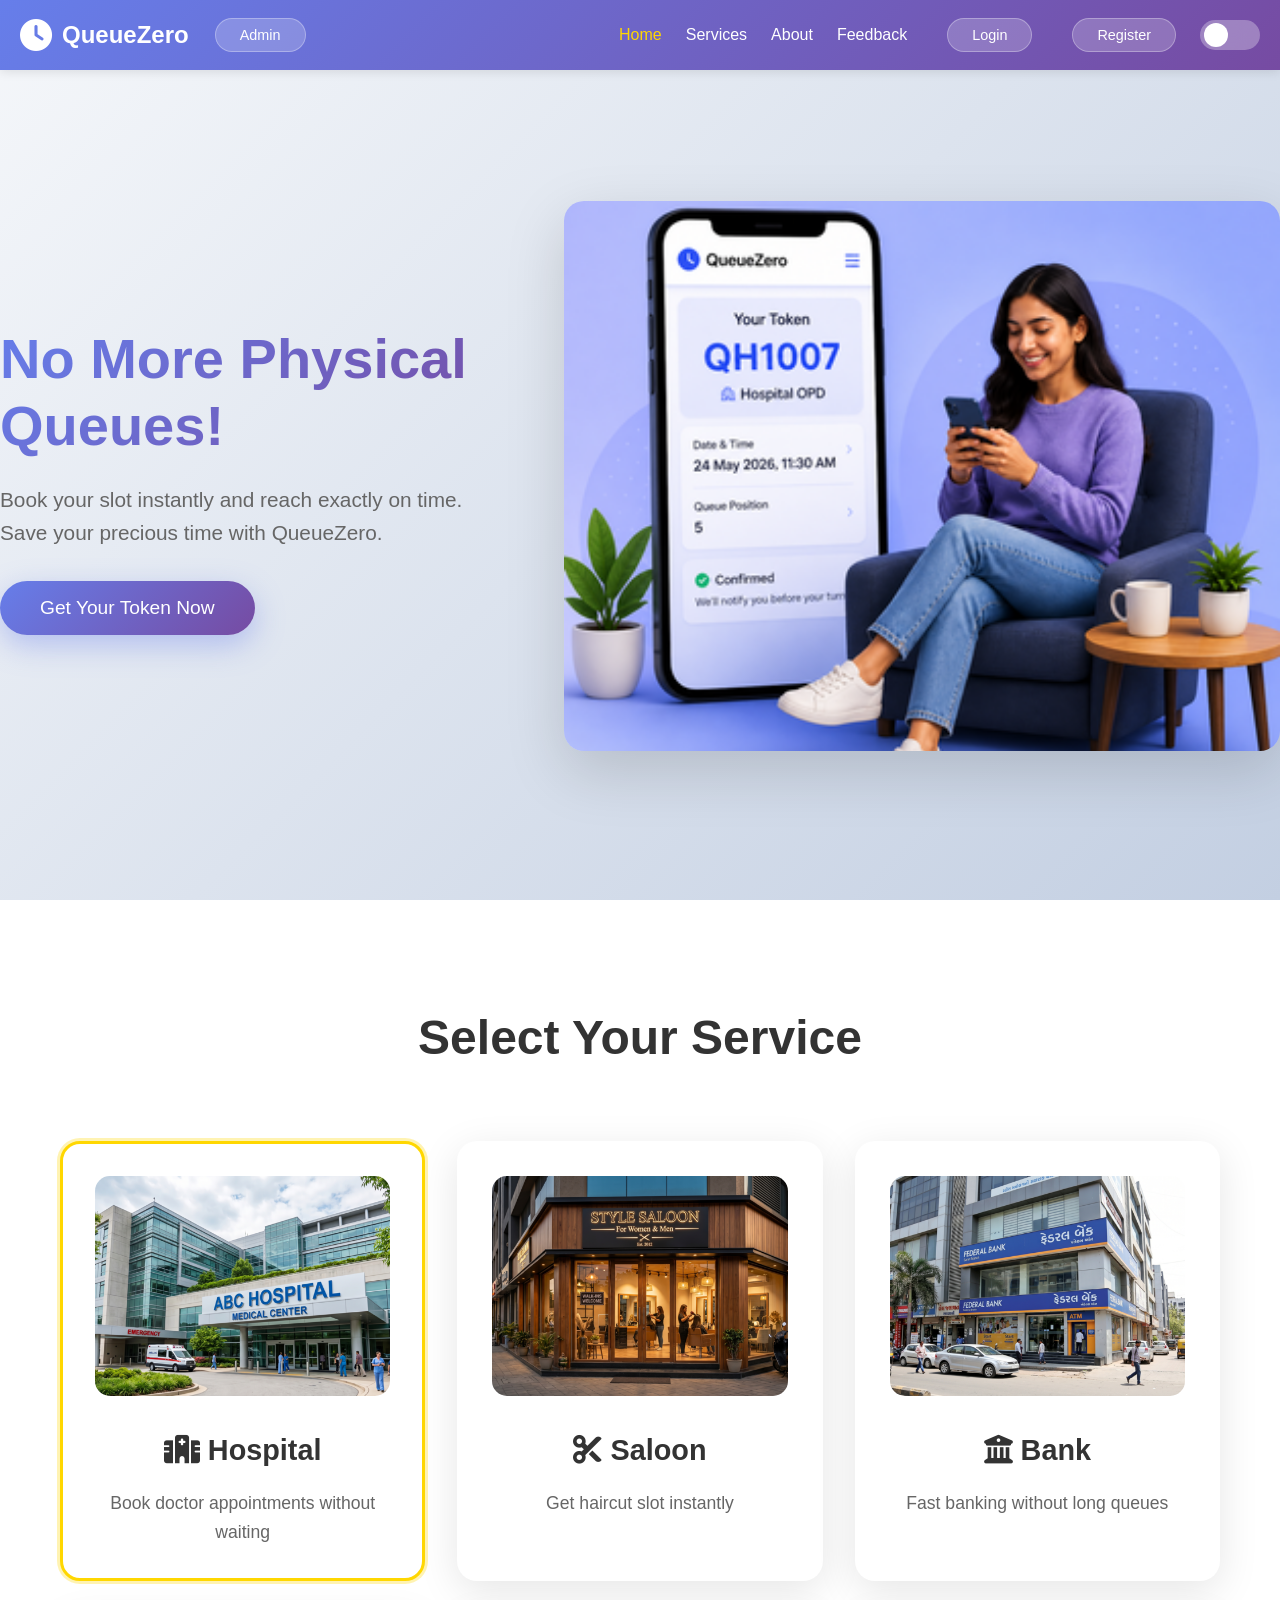
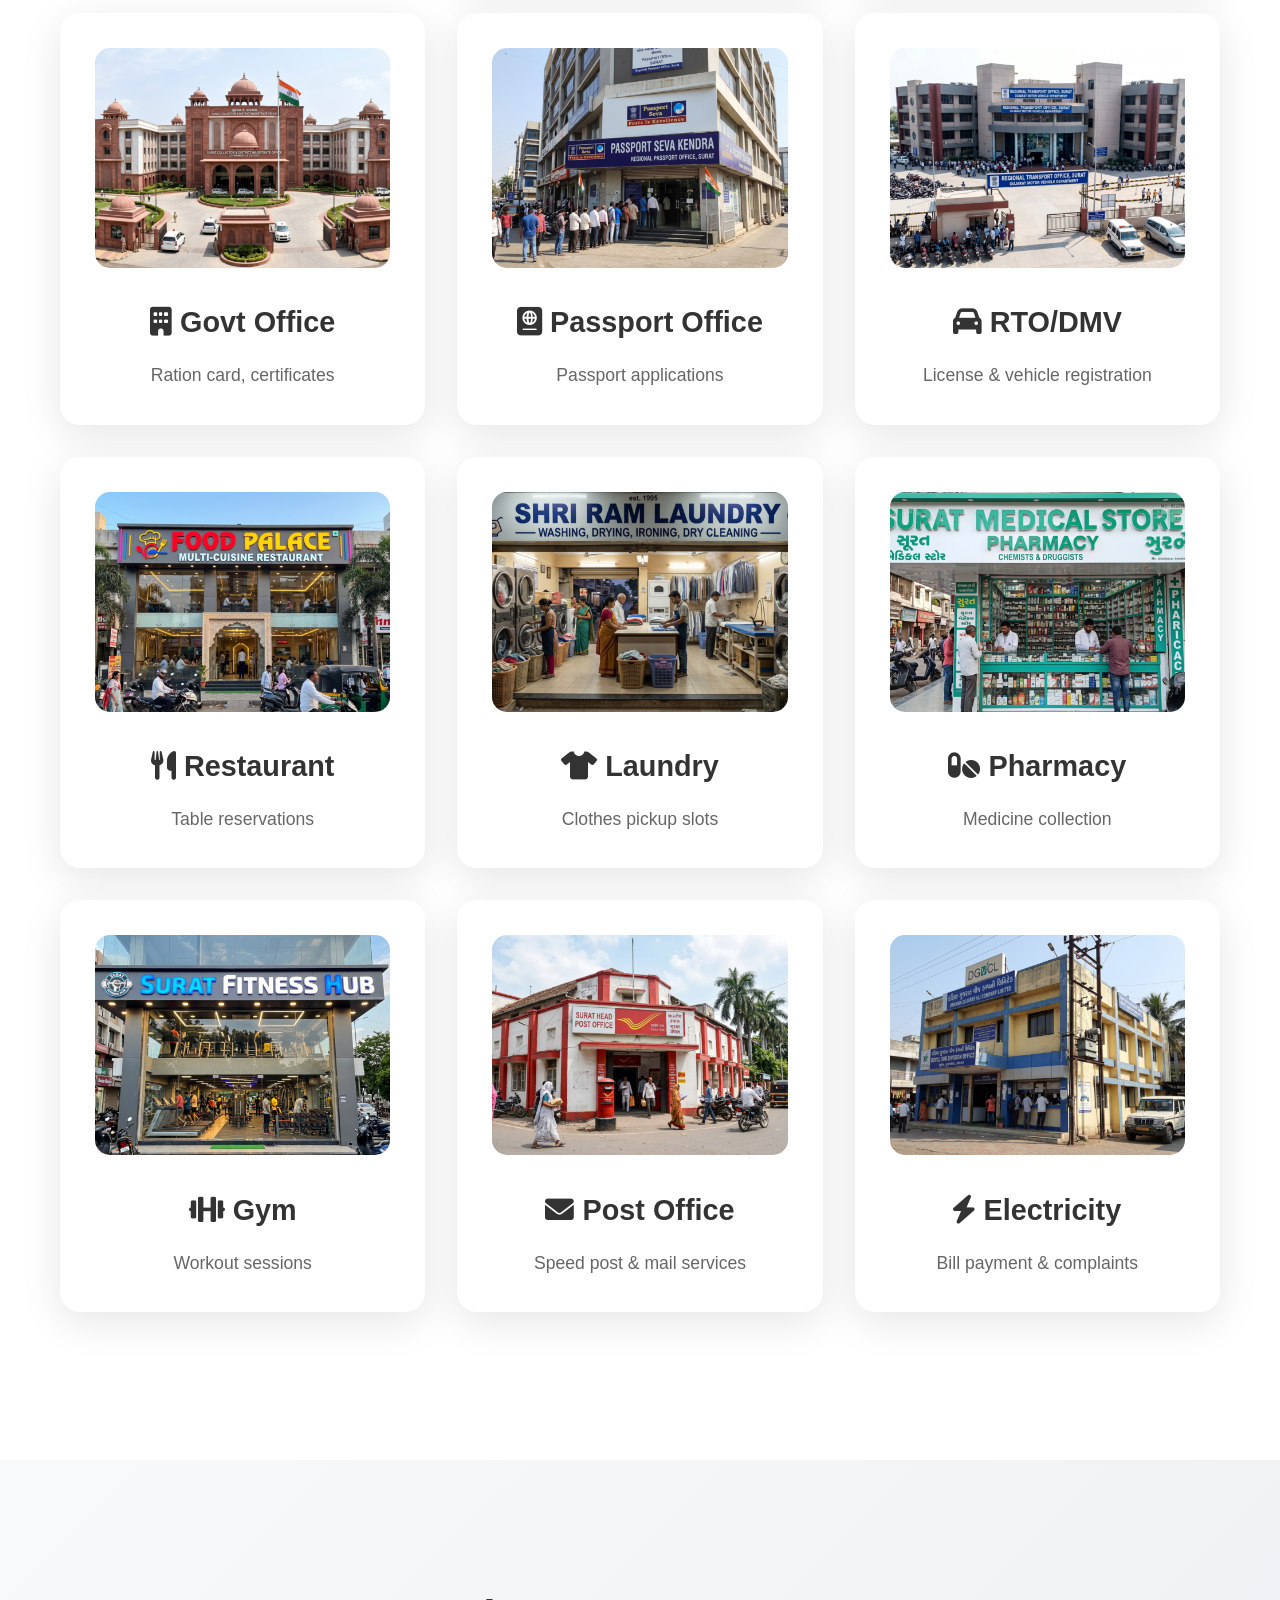
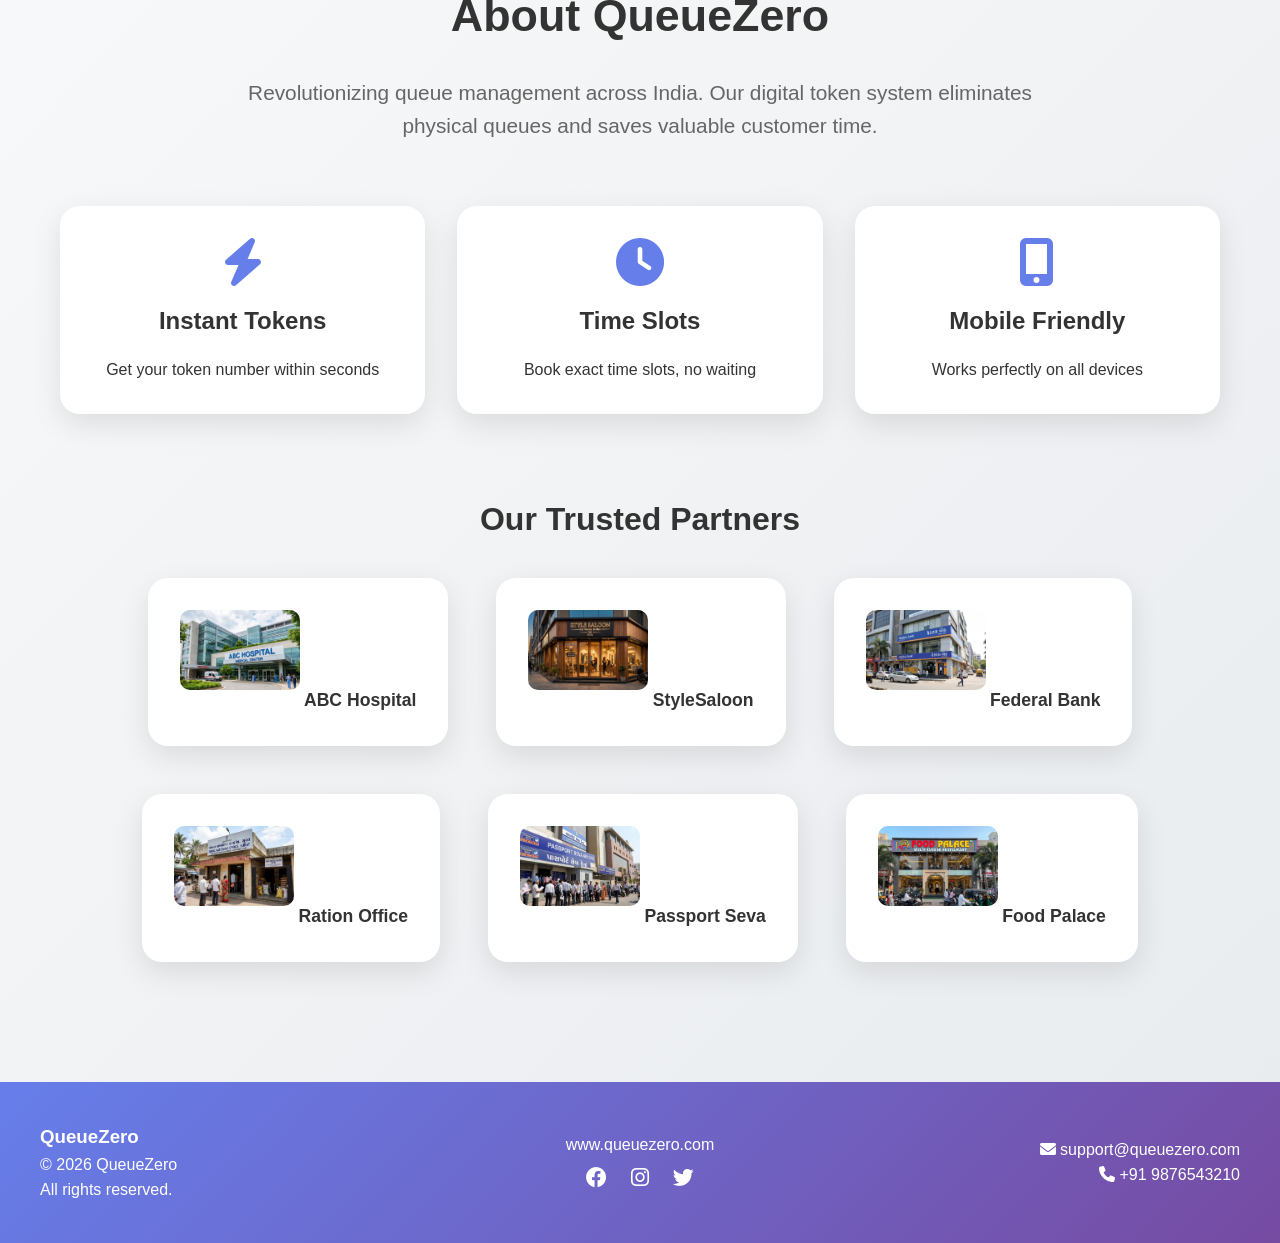
<file: index.html>
<!DOCTYPE html>
<html lang="en">
<head>
    <meta charset="UTF-8">
    <meta name="viewport" content="width=device-width, initial-scale=1.0">
    <title>QueueZero - No More Waiting Lines</title>
    <link rel="stylesheet" href="style.css">
    <link href="https://cdnjs.cloudflare.com/ajax/libs/font-awesome/6.0.0/css/all.min.css" rel="stylesheet">
</head>
<body>
    <!-- Navigation -->
   
  <nav class="navbar">
    <div class="nav-container">
 
      <div class="logo">
        <i class="fas fa-clock"></i>
        <span>QueueZero</span>
        <button onclick="openAdmin()" class="login-btn">Admin</button>
      </div>
 
      <!-- Backdrop overlay (mobile) -->
      <div class="nav-overlay" id="navOverlay" onclick="closeMenu()"></div>
 
      <!-- Nav links -->
      <div class="nav-links" id="navLinks">
        <a href="#home"     class="nav-link active">Home</a>
        <a href="#services" class="nav-link">Services</a>
        <a href="#about"    class="nav-link">About</a>
        <a href="#feedback" class="nav-link" onclick="showFeedbackModal()">Feedback</a>
        <button class="login-btn"    onclick="showLogin()">Login</button>
        <button class="register-btn" onclick="showRegister()">Register</button>
        <button id="themeToggle" class="theme-toggle">
          <span class="toggle-circle"></span>
        </button>
      </div>
 
      <!-- Hamburger button -->
      <button class="hamburger" id="hamburger" aria-label="Toggle menu" onclick="toggleMenu()">
        <span></span>
        <span></span>
        <span></span>
      </button>
 
    </div>
  </nav>
 
    <!-- Hero Section - FIXED IMAGE -->
    <section id="home" class="hero">
        <div class="hero-content">
            <h1>No More Physical Queues!</h1>
            <p>Book your slot instantly and reach exactly on time. Save your precious time with QueueZero.</p>
            <button class="cta-btn" onclick="scrollToServices()">Get Your Token Now</button>
        </div>
        <div class="hero-image">
            <img src="assets/Home.png" alt="Queue Management" loading="lazy">
        </div>
    </section>

    <!-- Services Section - FIXED IMAGES -->
    <section id="services" class="services">
        <div class="container">
            <h2>Select Your Service</h2>
            <div class="services-grid">
                <div class="service-card active" data-service="hospital">
                    <img src="assets/ABC hospital.png" alt="Hospital" loading="lazy">
                    <h3><i class="fas fa-hospital"></i> Hospital</h3>
                    <p>Book doctor appointments without waiting</p>
                </div>
                <div class="service-card" data-service="saloon">
                    <img src="assets/Style Saloon.png" alt="Saloon" loading="lazy">
                    <h3><i class="fas fa-scissors"></i> Saloon</h3>
                    <p>Get haircut slot instantly</p>
                </div>
                <div class="service-card" data-service="bank">
                    <img src="assets/Federal Bank.png" alt="Bank" loading="lazy">
                    <h3><i class="fas fa-bank"></i> Bank</h3>
                    <p>Fast banking without long queues</p>
                </div>
            <div class="service-card" data-service="govt">
                <img src="assets/Government Office.png" alt="Government Office" loading="lazy">
                <h3><i class="fas fa-building"></i> Govt Office</h3>
                <p>Ration card, certificates</p>
            </div>
            <div class="service-card" data-service="passport">
                <img src="assets/Passport Office.png" alt="Passport Office" loading="lazy">
                <h3><i class="fas fa-passport"></i> Passport Office</h3>
                <p>Passport applications</p>
            </div>
            <div class="service-card" data-service="rto">
                <img src="assets/RTO.png" alt="RTO" loading="lazy">
                <h3><i class="fas fa-car"></i> RTO/DMV</h3>
                <p>License & vehicle registration</p>
            </div>
            <div class="service-card" data-service="restaurant">
                <img src="assets/Food Palace.png" alt="Restaurant" loading="lazy">
                <h3><i class="fas fa-utensils"></i> Restaurant</h3>
                <p>Table reservations</p>
            </div>
            <div class="service-card" data-service="laundry">
                <img src="assets/Laundary.png" alt="Laundry" loading="lazy">
                <h3><i class="fas fa-tshirt"></i> Laundry</h3>
                <p>Clothes pickup slots</p>
            </div>
            <div class="service-card" data-service="pharmacy">
                <img src="assets/Pharmacy.png" alt="Pharmacy" loading="lazy">
                <h3><i class="fas fa-pills"></i> Pharmacy</h3>
                <p>Medicine collection</p>
            </div>
            <div class="service-card" data-service="gym">
                <img src="assets/GYM.png" alt="Gym" loading="lazy">
                <h3><i class="fas fa-dumbbell"></i> Gym</h3>
                <p>Workout sessions</p>
            </div>
            <div class="service-card" data-service="postoffice">
                <img src="assets/Post Office.png" alt="Post Office" loading="lazy">
                <h3><i class="fas fa-envelope"></i> Post Office</h3>
                <p>Speed post & mail services</p>
            </div>
            <div class="service-card" data-service="electricity">
                <img src="assets/Electricity.png" alt="Electricity Office" loading="lazy">
                <h3><i class="fas fa-bolt"></i> Electricity</h3>
                <p>Bill payment & complaints</p>
            </div>
            </div>
        </div>
</section>
            
            <!-- Token Generation Form -->
            <div id="tokenForm" class="token-form hidden">
            <h3>Generate Your Token - <span id="selectedServiceName">Service</span></h3>
            <form id="tokenGenerator">
                <div class="form-group">
                    <label><i class="fas fa-user"></i> Full Name</label>
                    <input type="text" id="userName" placeholder="Enter your full name" required>
                </div>
                <div class="form-group">
                    <label><i class="fas fa-phone"></i> Phone Number</label>
                    <input type="tel" id="userPhone" placeholder="10-digit phone number" required>
                </div>
                        <div class="form-group">
            <label><i class="fas fa-calendar-alt"></i> Select Date</label>
            <input type="date" id="bookingDate" placeholder="DD/MM/YYYY" required>
        </div>

        <div class="form-group">
            <label><i class="fas fa-clock"></i> Preferred Time Slot</label>
                    <select id="timeSlot" required>
                        <option value="">Select Time Slot</option>
                        <option value="09:00-10:00">09:00 AM - 10:00 AM</option>
                        <option value="10:00-11:00">10:00 AM - 11:00 AM</option>
                        <option value="11:00-12:00">11:00 AM - 12:00 PM</option>
                        <option value="14:00-15:00">02:00 PM - 03:00 PM</option>
                        <option value="15:00-16:00">03:00 PM - 04:00 PM</option>
                        <option value="16:00-17:00">04:00 PM - 05:00 PM</option>
                    </select>
                </div>
                <button type="submit" class="generate-btn">
                    <i class="fas fa-ticket-alt"></i> Generate Token
                </button>
            </form>
            <div id="tokenResult" class="token-result hidden">
                <!-- Token result content same as before -->
                <div class="token-display">
                    <h3>Your Token Number:</h3>
                    <div class="token-number" id="tokenNumber">Q0000</div>
                </div>
                <div class="token-details">
                    <p><i class="fas fa-clock"></i> Reach between: <span id="tokenTime"></span></p>
                    <p><i class="fas fa-calendar"></i> Date: <span id="tokenDate"></span></p>
                    
                    <p><i class="fas fa-users"></i> Your position: <span id="queuePosition"></span></p>

                </div>
                <div class="token-actions">
                    <button onclick="printToken()" class="print-btn">
                        <i class="fas fa-print"></i> Print Token
                    </button>
                    <button onclick="showFeedbackModal()" class="feedback-btn">
                        <i class="fas fa-star"></i> Give Feedback
                    </button>
                </div>
            </div>
        </div>
    </div>
</section>

    <!-- About Section - FIXED LAYOUT -->
    <section id="about" class="about">
        <div class="container">
            <h2>About QueueZero</h2>
            <p class="about-text">Revolutionizing queue management across India. Our digital token system eliminates physical queues and saves valuable customer time.</p>
            
            <div class="features-grid">
                <div class="feature">
                    <i class="fas fa-bolt"></i>
                    <h4>Instant Tokens</h4>
                    <p>Get your token number within seconds</p>
                </div>
                <div class="feature">
                    <i class="fas fa-clock"></i>
                    <h4>Time Slots</h4>
                    <p>Book exact time slots, no waiting</p>
                </div>
                <div class="feature">
                    <i class="fas fa-mobile-alt"></i>
                    <h4>Mobile Friendly</h4>
                    <p>Works perfectly on all devices</p>
                </div>
            </div>

            <!-- Partners Section - FIXED -->
            <div class="partners-section">
                <h3>Our Trusted Partners</h3>
                <div class="partners">
                    <div class="partner">
                        <img src="assets/ABC hospital.png" alt="ABC Hospital">
                        <span>ABC Hospital</span>
                    </div>
                    <div class="partner">
                        <img src="assets/Style Saloon.png" alt="StyleSaloon">
                        <span>StyleSaloon</span>
                    </div>
                    <div class="partner">
                        <img src="assets/Federal Bank.png" alt="Federal Bank">
                        <span>Federal Bank</span>
                    </div>
    <div class="partner">
        <img src="assets/Ration Office.png" alt="Ration Office">
        <span>Ration Office</span>
    </div>
    <div class="partner">
        <img src="assets/Passport Sewa.png" alt="Passport Seva">
        <span>Passport Seva</span>
    </div>
    <div class="partner">
        <img src="assets/Food Palace.png" alt="Food Palace">
        <span>Food Palace</span>
    </div>
</div>
    </section>

    <!-- Login Modal -->
    <div id="loginModal" class="modal hidden">
        <div class="modal-content">
            <span class="close" onclick="closeLogin()">&times;</span>
            <h3><i class="fas fa-sign-in-alt"></i> Login</h3>
            <form id="loginForm">
                <div class="form-group">
                    <label><i class="fas fa-envelope"></i> Email</label>
                    <input type="email" id="loginEmail" placeholder="your@email.com" required>
                    <span id="loginEmailError" class="error"></span>
                </div>
                <div class="form-group">
                    <label><i class="fas fa-lock"></i> Password</label>
                    <input type="password" id="loginPassword" placeholder="Enter your password" required>
                    <div id="passwordStrength" class="password-strength"></div>
                    <span id="loginPasswordError" class="error"></span>
                </div>
                <button type="submit" class="modal-btn">Login Now</button>
            </form>
        </div>
    </div>

    <!-- Register Modal -->
    <div id="registerModal" class="modal hidden">
        <div class="modal-content">
            <span class="close" onclick="closeRegister()">&times;</span>
            <h3><i class="fas fa-user-plus"></i> Register</h3>
            <form id="registerForm">
                <div class="form-group">
                    <label><i class="fas fa-user"></i> Full Name</label>
                    <input type="text" id="regName" placeholder="Enter your full name" required>
                    <span id="regNameError" class="error"></span>
                </div>
                <div class="form-group">
                    <label><i class="fas fa-envelope"></i> Email</label>
                    <input type="email" id="regEmail" placeholder="your@email.com" required>
                    <span id="regEmailError" class="error"></span>
                </div>
                <div class="form-group">
                    <label><i class="fas fa-phone"></i> Phone</label>
                    <input type="tel" id="regPhone" placeholder="10-digit phone number" required>
                    <span id="regPhoneError" class="error"></span>
                </div>
                <div class="form-group">
                    <label><i class="fas fa-lock"></i> Password</label>
                    <input type="password" id="regPassword" placeholder="Minimum 6 characters" required>
                    <div id="regPasswordStrength" class="password-strength"></div>
                    <span id="regPasswordError" class="error"></span>
                </div>
                <button type="submit" class="modal-btn">Create Account</button>
            </form>
        </div>
    </div>

    <!-- Feedback Modal - VISIBLE & PROMINENT -->
    <div id="feedbackModal" class="modal hidden">
        <div class="modal-content feedback-modal">
            <span class="close" onclick="closeFeedback()">&times;</span>
            <h3><i class="fas fa-star"></i> Rate Your Experience</h3>
            <form id="feedbackForm">
                <div class="stars-container">
                    <div class="stars">
                        <i class="fas fa-star" data-rating="1"></i>
                        <i class="fas fa-star" data-rating="2"></i>
                        <i class="fas fa-star" data-rating="3"></i>
                        <i class="fas fa-star" data-rating="4"></i>
                        <i class="fas fa-star" data-rating="5"></i>
                    </div>
                    <div id="selectedRating" class="rating-text">Click a star to rate</div>
                </div>
                <div class="form-group">
                    <label><i class="fas fa-comment"></i> Your Feedback</label>
                    <textarea id="feedbackComment" rows="4" placeholder="Tell us about your experience..."></textarea>
                </div>
                <button type="submit" class="modal-btn feedback-submit">Submit Feedback</button>
            </form>
        </div>
    </div>

    <div id="adminPanel" class="modal hidden">
    <div class="modal-content">
        <span class="close" onclick="closeAdmin()">&times;</span>
        <h3>Admin Dashboard</h3>
        <div id="adminData"></div>
    </div>
</div>

<!-- ✅ FOOTER -->
<footer class="footer">
    <div class="footer-container">

        <!-- LEFT -->
        <div class="footer-left">
            <h3>QueueZero</h3>
            <p>© 2026 QueueZero</p>
            <p>All rights reserved.</p>
        </div>

        <!-- CENTER -->
        <div class="footer-center">
            <p>www.queuezero.com</p>
            <div class="social-icons">
                <i class="fab fa-facebook"></i>
                <i class="fab fa-instagram"></i>
                <i class="fab fa-twitter"></i>
            </div>
        </div>

        <!-- RIGHT -->
        <div class="footer-right">
            <p><i class="fas fa-envelope"></i> support@queuezero.com</p>
            <p><i class="fas fa-phone"></i> +91 9876543210</p>
        </div>

    </div>
</footer>

    <script src="script.js"></script>
</body>
</html>
</file>
<file: style.css>
* {
    margin: 0;
    padding: 0;
    box-sizing: border-box;
}

body {
    font-family: 'Segoe UI', Tahoma, Geneva, Verdana, sans-serif;
    line-height: 1.6;
    color: #333;
}

.container {
    max-width: 1200px;
    margin: 0 auto;
    padding: 0 20px;
}

/* Navigation */
  /* ─────────────────────────────────────
       BASE NAVBAR
    ───────────────────────────────────── */
    .navbar {
      background: linear-gradient(135deg, #667eea 0%, #764ba2 100%);
      padding: 1rem 0;
      position: fixed;
      width: 100%;
      top: 0;
      z-index: 1000;
      box-shadow: 0 2px 10px rgba(0,0,0,0.1);
    }
 
    .nav-container {
      max-width: none;
      margin: 0;
      padding: 0 20px;
      display: flex;
      justify-content: flex-start;
      align-items: center;
    }
 
    .logo {
      color: white;
      font-size: 1.5rem;
      font-weight: bold;
      display: flex;
      align-items: center;
      gap: 10px;
    }
 
    .logo i { font-size: 2rem; }
 
    .nav-links {
      margin-left: auto;
      display: flex;
      align-items: center;
      gap: 1.5rem;
    }
 
    .nav-link {
      color: white;
      text-decoration: none;
      font-weight: 500;
      transition: color 0.3s;
    }
 
    .nav-link:hover, .nav-link.active { color: #ffd700; }
 
    .login-btn, .register-btn {
      background: rgba(255,255,255,0.2);
      border: 1px solid rgba(255,255,255,0.3);
      color: white;
      padding: 0.5rem 1.5rem;
      border-radius: 25px;
      cursor: pointer;
      transition: all 0.3s;
      margin-left: 1rem;
      font-size: 0.9rem;
    }
 
    .login-btn:hover, .register-btn:hover {
      background: white;
      color: #667eea;
    }
 
    /* Theme Toggle */
    .theme-toggle {
      width: 44px;
      height: 24px;
      background: rgba(255,255,255,0.25);
      border: 1px solid rgba(255,255,255,0.4);
      border-radius: 12px;
      cursor: pointer;
      position: relative;
      padding: 0;
      transition: background 0.3s;
    }
 
    .toggle-circle {
      position: absolute;
      top: 3px;
      left: 3px;
      width: 16px;
      height: 16px;
      background: white;
      border-radius: 50%;
      transition: transform 0.3s;
    }
 
    /* ─────────────────────────────────────
       HAMBURGER BUTTON
    ───────────────────────────────────── */
    .hamburger {
      display: none;
      flex-direction: column;
      justify-content: space-between;
      width: 26px;
      height: 20px;
      background: none;
      border: none;
      cursor: pointer;
      padding: 0;
      margin-left: auto;
      z-index: 1100;
    }
 
    .hamburger span {
      display: block;
      width: 100%;
      height: 2.5px;
      background: white;
      border-radius: 3px;
      transition: transform 0.35s ease, opacity 0.25s ease;
      transform-origin: center;
    }
 
    /* Animate to X when open */
    .hamburger.open span:nth-child(1) {
      transform: translateY(8.75px) rotate(45deg);
    }
    .hamburger.open span:nth-child(2) {
      opacity: 0;
      transform: scaleX(0);
    }
    .hamburger.open span:nth-child(3) {
      transform: translateY(-8.75px) rotate(-45deg);
    }
 
    /* ─────────────────────────────────────
       MOBILE STYLES
    ───────────────────────────────────── */
    @media (max-width: 768px) {
      .hamburger { display: flex; }
 
      .nav-links {
        flex-direction: column;
        align-items: flex-start;
        gap: 0;
        position: fixed;
        top: 0;
        right: 0;
        width: 270px;
        height: 100vh;
        background: linear-gradient(160deg, #667eea 0%, #764ba2 100%);
        box-shadow: -4px 0 24px rgba(0,0,0,0.25);
        padding: 80px 28px 32px;
        transform: translateX(100%);
        transition: transform 0.38s cubic-bezier(0.4, 0, 0.2, 1);
        z-index: 1050;
        overflow-y: auto;
        box-sizing: border-box;
      }
 
      .nav-links.open {
        transform: translateX(0);
      }
 
      .nav-links .nav-link {
        padding: 14px 0;
        font-size: 1.05rem;
        width: 100%;
        border-bottom: 1px solid rgba(255,255,255,0.12);
      }
 
      .nav-links .login-btn,
      .nav-links .register-btn {
        margin: 10px 0 0 0;
        width: 100%;
        text-align: center;
        padding: 0.65rem 1rem;
      }
 
      .nav-links .theme-toggle {
        margin-top: 16px;
      }
 
      /* Backdrop overlay */
      .nav-overlay {
        display: none;
        position: fixed;
        inset: 0;
        background: rgba(0,0,0,0.4);
        z-index: 1040;
        backdrop-filter: blur(2px);
      }
      .nav-overlay.open { display: block; }
    }
  
 
/* Hero Section - FIXED */
.hero {
    background: linear-gradient(135deg, #f5f7fa 0%, #c3cfe2 100%);
    padding: 140px 0 80px;
    display: flex;
    align-items: center;
    min-height: 100vh;
    gap: 4rem;
}

.hero-content {
    flex: 1;
    max-width: 500px;
}

.hero-content h1 {
    font-size: 3.5rem;
    margin-bottom: 1.5rem;
    background: linear-gradient(135deg, #667eea 0%, #764ba2 100%);
    -webkit-background-clip: text;
    -webkit-text-fill-color: transparent;
    background-clip: text;
    line-height: 1.2;
}

.hero-content p {
    font-size: 1.3rem;
    margin-bottom: 2rem;
    color: #666;
}

.cta-btn {
    background: linear-gradient(135deg, #667eea 0%, #764ba2 100%);
    color: white;
    padding: 1rem 2.5rem;
    border: none;
    border-radius: 50px;
    font-size: 1.2rem;
    cursor: pointer;
    transition: all 0.3s;
    box-shadow: 0 10px 30px rgba(102, 126, 234, 0.4);
}

.cta-btn:hover {
    transform: translateY(-3px);
    box-shadow: 0 15px 40px rgba(102, 126, 234, 0.5);
}

.hero-image {
    flex: 1;
}

.hero-image img {
    width: 100%;
    height: 550px;
    object-fit: cover;
    border-radius: 20px;
    box-shadow: 0 20px 60px rgba(0,0,0,0.15);
}

/* Services Section - FIXED */
.services {
    padding: 100px 0;
    background: #fff;
}

.services h2 {
    text-align: center;
    font-size: 3rem;
    margin-bottom: 4rem;
    color: #333;
}

.services-grid {
    display: grid;
    grid-template-columns: repeat(auto-fit, minmax(350px, 1fr));
    gap: 2rem;
    margin-bottom: 3rem;
}

.service-card {
    background: #fff;
    border-radius: 20px;
    padding: 2rem;
    text-align: center;
    box-shadow: 0 10px 40px rgba(0,0,0,0.1);
    cursor: pointer;
    transition: all 0.4s;
    border: 3px solid transparent;
    position: relative;
    overflow: hidden;
}

.service-card::before {
    content: '';
    position: absolute;
    top: 0;
    left: 0;
    right: 0;
    height: 4px;
    background: linear-gradient(90deg, #667eea, #764ba2);
    transform: scaleX(0);
    transition: transform 0.3s;
}

.service-card:hover::before {
    transform: scaleX(1);
}

.service-card:hover {
    transform: translateY(-15px);
    box-shadow: 0 25px 60px rgba(0,0,0,0.2);
    border-color: #667eea;
}

.service-card.active {
    border-color: #ffd700;
    box-shadow: 0 0 0 3px rgba(255, 215, 0, 0.3);
}

.service-card img {
    width: 100%;
    height: 220px;
    object-fit: cover;
    border-radius: 15px;
    margin-bottom: 1.5rem;
    transition: transform 0.3s;
}

.service-card:hover img {
    transform: scale(1.05);
}

.service-card h3 {
    font-size: 1.8rem;
    margin-bottom: 1rem;
    color: #333;
}

.service-card p {
    color: #666;
    font-size: 1.1rem;
}

/* Token Form - IMPROVED */
.token-form {
    max-width: 600px;
    margin: 0 auto 4rem;
    background: linear-gradient(135deg, #667eea 0%, #764ba2 100%);
    padding: 3rem;
    border-radius: 25px;
    color: white;
    box-shadow: 0 20px 60px rgba(102, 126, 234, 0.4);
}

.token-form h3 {
    text-align: center;
    margin-bottom: 2rem;
    font-size: 2rem;
}

#selectedServiceName {
    color: #ffd700;
    font-weight: bold;
}

.form-group {
    margin-bottom: 1.8rem;
}

.form-group label {
    display: flex;
    align-items: center;
    gap: 8px;
    margin-bottom: 0.8rem;
    font-weight: 600;
    font-size: 1.1rem;
}

.form-group input, .form-group select {
    width: 100%;
    padding: 1.2rem 1.5rem;
    border: none;
    border-radius: 15px;
    font-size: 1.1rem;
    background: rgba(255,255,255,0.95);
    transition: all 0.3s;
}

.form-group input:focus, .form-group select:focus {
    outline: none;
    box-shadow: 0 0 0 3px rgba(255,255,255,0.5);
    transform: translateY(-2px);
}

.generate-btn {
    width: 100%;
    background: #ffd700;
    color: #333;
    border: none;
    padding: 1.2rem;
    border-radius: 15px;
    font-size: 1.3rem;
    font-weight: bold;
    cursor: pointer;
    transition: all 0.3s;
    display: flex;
    align-items: center;
    justify-content: center;
    gap: 10px;
}

.generate-btn:hover {
    transform: translateY(-3px);
    box-shadow: 0 15px 40px rgba(255, 215, 0, 0.4);
}

.token-form.hidden {
    display: none;
}

/* Token Result - IMPROVED */
.token-result {
    background: rgba(255,255,255,0.15);
    backdrop-filter: blur(10px);
    border-radius: 20px;
    padding: 2.5rem;
    text-align: center;
    margin-top: 2rem;
    border: 2px solid rgba(255,255,255,0.3);
}

.token-result.hidden { display: none; }

.token-display {
    margin-bottom: 1.5rem;
}

.token-display h3 {
    color: #ffd700;
    font-size: 1.5rem;
    margin-bottom: 1rem;
}

.token-number {
    font-size: 4rem;
    font-weight: bold;
    color: #fff;
    text-shadow: 3px 3px 6px rgba(0,0,0,0.3);
    background: linear-gradient(45deg, #ffd700, #ffed4e);
    -webkit-background-clip: text;
    -webkit-text-fill-color: transparent;
    background-clip: text;
    margin-bottom: 1rem;
    font-family: 'Courier New', monospace;
}

.token-details p {
    font-size: 1.3rem;
    margin-bottom: 0.8rem;
    display: flex;
    align-items: center;
    justify-content: center;
    gap: 10px;
}

.token-actions {
    display: flex;
    gap: 1rem;
    margin-top: 2rem;
    flex-wrap: wrap;
}

.print-btn, .feedback-btn {
    flex: 1;
    padding: 1rem 1.5rem;
    border: none;
    border-radius: 15px;
    font-size: 1.1rem;
    cursor: pointer;
    transition: all 0.3s;
    display: flex;
    align-items: center;
    justify-content: center;
    gap: 10px;
    min-width: 180px;
}

.print-btn {
    background: #2ed573;
    color: white;
}

.feedback-btn {
    background: #ffa502;
    color: white;
}

.print-btn:hover, .feedback-btn:hover {
    transform: translateY(-3px);
    box-shadow: 0 10px 30px rgba(0,0,0,0.2);
}

/* About Section - FIXED */
.about {
    padding: 120px 0;
    background: linear-gradient(135deg, #f8f9fa 0%, #e9ecef 100%);
}

.about h2 {
    text-align: center;
    font-size: 2.8rem;
    margin-bottom: 1.5rem;
    color: #333;
}

.about-text {
    text-align: center;
    font-size: 1.3rem;
    max-width: 800px;
    margin: 0 auto 4rem;
    color: #666;
}

.features-grid {
    display: grid;
    grid-template-columns: repeat(auto-fit, minmax(300px, 1fr));
    gap: 2rem;
    margin-bottom: 5rem;
}

.feature {
    text-align: center;
    padding: 2rem;
    background: white;
    border-radius: 20px;
    box-shadow: 0 10px 30px rgba(0,0,0,0.1);
    transition: transform 0.3s;
}

.feature:hover {
    transform: translateY(-10px);
}

.feature i {
    font-size: 3rem;
    color: #667eea;
    margin-bottom: 1rem;
}

.feature h4 {
    font-size: 1.5rem;
    margin-bottom: 1rem;
    color: #333;
}

.partners-section {
    text-align: center;
}

.partners-section h3 {
    font-size: 2rem;
    margin-bottom: 2rem;
    color: #333;
}

.partners {
    display: flex;
    justify-content: center;
    gap: 3rem;
    flex-wrap: wrap;
}

.partner {
    background: white;
    padding: 2rem;
    border-radius: 20px;
    box-shadow: 0 10px 30px rgba(0,0,0,0.1);
    transition: transform 0.3s;
    min-width: 200px;
}

.partner:hover {
    transform: translateY(-10px);
}

.partner img {
    width: 120px;
    height: 80px;
    object-fit: cover;
    border-radius: 10px;
    margin-bottom: 1rem;
}

.partner span {
    font-weight: bold;
    color: #333;
    font-size: 1.1rem;
}

/* Modal Styles - FIXED */
.modal {
    position: fixed;
    top: 0;
    left: 0;
    width: 100%;
    height: 100%;
    background: rgba(0,0,0,0.8);
    display: flex;
    justify-content: center;
    align-items: center;
    z-index: 2000;
    backdrop-filter: blur(5px);
}

.modal.hidden { display: none; }

.modal-content {
    background: white;
    padding: 3rem;
    border-radius: 25px;
    max-width: 500px;
    width: 90%;
    position: relative;
    max-height: 90vh;
    overflow-y: auto;
    box-shadow: 0 30px 80px rgba(0,0,0,0.4);
    animation: modalSlideIn 0.4s ease-out;
}

@keyframes modalSlideIn {
    from {
        opacity: 0;
        transform: translateY(-50px) scale(0.9);
    }
    to {
        opacity: 1;
        transform: translateY(0) scale(1);
    }
}

.feedback-modal {
    max-width: 550px;
}

.close {
    position: absolute;
    right: 1.5rem;
    top: 1.5rem;
    font-size: 2.5rem;
    cursor: pointer;
    color: #999;
    transition: color 0.3s;
}

.close:hover { color: #333; }

.modal-content h3 {
    margin-bottom: 2rem;
    color: #333;
    display: flex;
    align-items: center;
    gap: 10px;
}

.modal-btn {
    width: 100%;
    background: linear-gradient(135deg, #667eea 0%, #764ba2 100%);
    color: white;
    border: none;
    padding: 1.2rem;
    border-radius: 15px;
    font-size: 1.2rem;
    font-weight: bold;
    cursor: pointer;
    transition: all 0.3s;
}

.modal-btn:hover {
    transform: translateY(-2px);
    box-shadow: 0 10px 30px rgba(102, 126, 234, 0.4);
}

.feedback-submit {
    background: linear-gradient(135deg, #2ed573 0%, #27ae60 100%);
}

/* Stars - FIXED & VISIBLE */
.stars-container {
    text-align: center;
    margin: 2rem 0;
}

.stars {
    font-size: 3rem;
    color: #ddd;
    cursor: pointer;
    margin-bottom: 1rem;
    display: flex;
    justify-content: center;
    gap: 5px;
}

.stars i {
    transition: all 0.3s;
}

.stars i:hover,
.stars i.active {
    color: #ffd700 !important;
    transform: scale(1.2);
}

.rating-text {
    font-size: 1.3rem;
    font-weight: bold;
    color: #666;
}

/* Password Strength */
.password-strength {
    height: 6px;
    background: #e0e0e0;
    border-radius: 3px;
    margin-top: 0.8rem;
    overflow: hidden;
}

.strength-weak { 
    background: linear-gradient(90deg, #ff4757 0%, #ff6b7a 100%);
    width: 33%;
    animation: strengthPulse 1s infinite;
}

.strength-medium { 
    background: linear-gradient(90deg, #ffa502 0%, #ffcb6b 100%);
    width: 66%;
}

.strength-strong { 
    background: linear-gradient(90deg, #2ed573 0%, #51cf66 100%);
    width: 100%;
}

@keyframes strengthPulse {
    0%, 100% { opacity: 1; }
    50% { opacity: 0.7; }
}

/* Messages */
.success, .error-message {
    padding: 1.2rem;
    border-radius: 15px;
    margin: 1.5rem 0;
    text-align: center;
    font-weight: 500;
    display: none;
}

.success {
    background: linear-gradient(135deg, #2ed573 0%, #27ae60 100%);
    color: white;
}

.error-message {
    background: linear-gradient(135deg, #ff4757 0%, #ff6b7a 100%);
    color: white;
}

/* Error Messages */
.error {
    color: #ff4757;
    font-size: 0.9rem;
    display: block;
    margin-top: 0.5rem;
}

/* Responsive Design */
@media (max-width: 768px) {
    .nav-links {
        gap: 1rem;
    }
    
    .login-btn, .register-btn {
        padding: 0.4rem 1rem;
        font-size: 0.8rem;
        margin-left: 0.5rem;
    }
    
    .hero {
        flex-direction: column;
        text-align: center;
        padding: 120px 0 60px;
        gap: 2rem;
    }
    
    .hero-content h1 {
        font-size: 2.5rem;
    }
    
    .hero-image img {
        height: 300px;
    }
    
    .services-grid {
        grid-template-columns: 1fr;
    }
    
    .token-actions {
        flex-direction: column;
    }
    
    .partners {
        flex-direction: column;
        align-items: center;
        gap: 2rem;
    }
    
    .modal-content {
        padding: 2rem;
        margin: 1rem;
    }
}

@media (max-width: 480px) {
    .hero-content h1 {
        font-size: 2rem;
    }
    
    .token-form {
        padding: 2rem;
        margin: 0 1rem;
    }
    
    .token-number {
        font-size: 3rem;
    }
}

/* Animations */
@keyframes fadeInUp {
    from {
        opacity: 0;
        transform: translateY(40px);
    }
    to {
        opacity: 1;
        transform: translateY(0);
    }
}

.service-card, .token-form, .token-result, .feature, .partner {
    animation: fadeInUp 0.6s ease-out;
}

/* Dark Mode */
body.dark-mode {
    background: #121212;
    color: #eee;
}

body.dark-mode .navbar {
    background: #1f1f1f;
}

body.dark-mode .service-card,
body.dark-mode .feature,
body.dark-mode .partner,
body.dark-mode .modal-content {
    background: #1e1e1e;
    color: #eee;
}

body.dark-mode .services,
body.dark-mode .about {
    background: #181818;
}

body.dark-mode .token-form {
    background: linear-gradient(135deg, #333, #111);
}

body.dark-mode input,
body.dark-mode select,
body.dark-mode textarea {
    background: #2a2a2a;
    color: white;
}

:root {
    --bg-light: #f5f7fa;
    --bg-dark: #0f172a;
    --card-light: #ffffff;
    --card-dark: #1e293b;
    --text-light: #1e293b;
    --text-dark: #e2e8f0;
    --primary: #667eea;
    --secondary: #764ba2;
    --accent: #ffd700;
    --border-dark: rgba(255,255,255,0.08);
    --glass-dark: rgba(255,255,255,0.05);
}

/* Smooth animation */
* {
    transition: 
        background 0.3s ease,
        color 0.3s ease,
        border 0.3s ease,
        box-shadow 0.3s ease,
        transform 0.2s ease;
}

/* 🔥 Modern Theme Toggle */
.theme-toggle {
    width: 60px;
    height: 30px;
    background: rgba(255,255,255,0.3);
    border-radius: 50px;
    position: relative;
    cursor: pointer;
    border: none;
    backdrop-filter: blur(10px);
    transition: all 0.4s ease;
}

.toggle-circle {
    width: 24px;
    height: 24px;
    background: #fff;
    border-radius: 50%;
    position: absolute;
    top: 3px;
    left: 4px;
    transition: all 0.4s ease;
}

/* Dark Mode Active */
body.dark-mode .theme-toggle {
    background: linear-gradient(135deg, #667eea, #764ba2);
}

body.dark-mode .toggle-circle {
    transform: translateX(28px);
    background: #ffd700;
}
/* Animated Gradient Background */
body {
    background: linear-gradient(-45deg, #667eea, #764ba2, #6a11cb, #2575fc);
    background-size: 400% 400%;
    animation: gradientMove 12s ease infinite;
}

@keyframes gradientMove {
    0% { background-position: 0% 50%; }
    50% { background-position: 100% 50%; }
    100% { background-position: 0% 50%; }
}

/* Dark mode override */
body.dark-mode {
    background: linear-gradient(-45deg, #020617, #0f172a, #1e293b, #020617);
    background-size: 400% 400%;
}

/* Loader */
#loader {
    position: fixed;
    width: 100%;
    height: 100%;
    background: #0f172a;
    color: white;
    display: flex;
    flex-direction: column;
    justify-content: center;
    align-items: center;
    z-index: 9999;
}

.spinner {
    width: 60px;
    height: 60px;
    border: 6px solid #fff;
    border-top: 6px solid #667eea;
    border-radius: 50%;
    animation: spin 1s linear infinite;
    margin-bottom: 20px;
}

@keyframes spin {
    to { transform: rotate(360deg); }
}

/* Footer */
.footer {
    width: 100%;
    background: linear-gradient(135deg, #667eea, #764ba2);
    color: white;
    text-align: center;
    padding: 30px 20px;
}


.footer-content p {

    max-width: 800px;
    margin: 0 auto;
    font-size: 1rem;
}

/* Dark Mode Footer */
body.dark-mode .footer {
    background: #020617;
    border-top: 1px solid rgba(255,255,255,0.1);
}

option:disabled {
    color: red;
    font-weight: bold;
}

option:not(:disabled) {
    color: green;
}

.social-icons {
    margin-top: 10px;
}

.social-icons i {
    margin: 0 10px;
    font-size: 1.5rem;
    cursor: pointer;
    transition: 0.3s;
}

.social-icons i:hover {
    color: #ffd700;
    transform: scale(1.2);
}

html, body {
    height: 100%;
}

body {
    display: flex;
    flex-direction: column;
}

body {
    margin: 0;
    padding: 0;
}

@keyframes fadeUp {
    from {
        opacity: 0;
        transform: translateY(40px);
    }
    to {
        opacity: 1;
        transform: translateY(0);
    }
}

.footer {
    position: relative;
    width: 100vw;
    left: 50%;
    transform: translateX(-50%);
}

body {
    margin: 0;
    padding: 0;
}

html {
    overflow-x: hidden;
}

.footer {
    background: linear-gradient(135deg, #667eea, #764ba2);
    color: white;
    padding: 40px 20px;
}

/* Container */
.footer-container {
    display: flex;
    justify-content: space-between;
    align-items: center;
    max-width: 1200px;
    margin: auto;
    flex-wrap: wrap;
    gap: 20px;
}

/* Sections */
.footer-left,
.footer-center,
.footer-right {
    flex: 1;
}

/* Alignments */
.footer-left {
    text-align: left;
}

.footer-center {
    text-align: center;
}

.footer-right {
    text-align: right;
}

/* Social icons */
.social-icons i {
    margin: 0 10px;
    font-size: 1.3rem;
    cursor: pointer;
    transition: 0.3s;
}

.social-icons i:hover {
    color: #ffd700;
    transform: scale(1.2);
}

@media (max-width: 768px) {
    .footer-container {
        flex-direction: column;
        text-align: center;
    }

    .footer-left,
    .footer-center,
    .footer-right {
        text-align: center;
    }
}

/* ✨ Glow effect for navbar links */
body.dark-mode .nav-link {
    color: #ccc;
    transition: all 0.3s ease;
}

body.dark-mode .nav-link:hover,
body.dark-mode .nav-link.active {
    color: #ffd700;
    text-shadow: 
        0 0 5px #ffd700,
        0 0 10px #ffd700,
        0 0 20px rgba(255, 215, 0, 0.8);
}

body.dark-mode .nav-link {
    color: #ffd700;
    text-shadow: 
        0 0 5px #ffd700,
        0 0 10px #ffd700,
        0 0 20px rgba(255, 215, 0, 0.8);
}

@keyframes shine {
    0% { text-shadow: 0 0 5px #ffd700; }
    50% { text-shadow: 0 0 20px #ffd700, 0 0 30px #ffea00; }
    100% { text-shadow: 0 0 5px #ffd700; }
}

body.dark-mode .nav-link.active {
    animation: shine 1.5s infinite;
}
</file>
